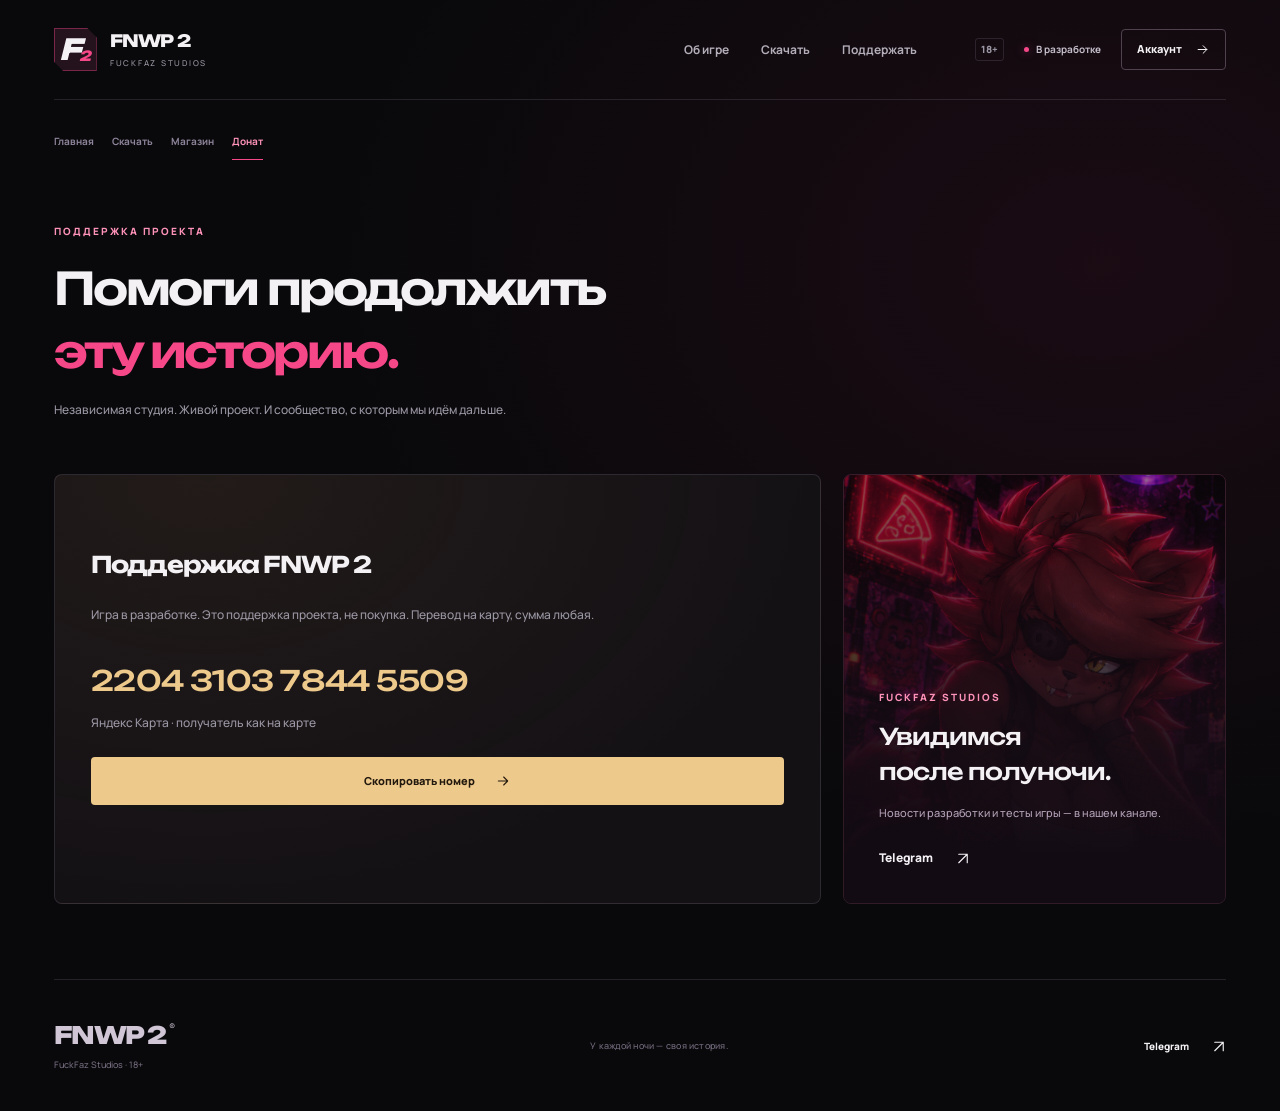
<file: donate.html>
<!DOCTYPE html>
<html lang="ru">
<head>
  <meta charset="UTF-8" />
  <meta name="viewport" content="width=device-width, initial-scale=1" />
  <title>Донат — FNWP 2</title>
  <link rel="icon" href="/img/icon.jpg?v=21" type="image/jpeg" />
  <link rel="preconnect" href="https://fonts.googleapis.com" />
  <link rel="preconnect" href="https://fonts.gstatic.com" crossorigin />
  <link href="https://fonts.googleapis.com/css2?family=Manrope:wght@400;500;600;700;800&amp;family=Unbounded:wght@500;600;800&amp;display=swap" rel="stylesheet" />
  <link rel="stylesheet" href="./style.css?v=cinematic2" />
</head>
<body class="page-standalone page-donate"><a class="skip-link" href="#main">Перейти к содержимому</a><div class="ambient" aria-hidden="true"></div><div class="wrap"><header class="site-header">
  <a class="brand" href="./index.html" aria-label="FNWP 2 — главная"><span class="mark" aria-hidden="true">F<span>2</span></span><span><span class="logo">FNWP 2</span><span class="sub">FuckFaz Studios</span></span></a>
  <nav class="header-nav" aria-label="Основная навигация"><a href="./index.html#about-game">Об игре</a><a href="./download.html">Скачать</a><a href="./donate.html">Поддержать</a></nav>
  <div class="header-end"><span class="age-tag">18+</span><span class="status-pill"><i aria-hidden="true"></i> В разработке</span><a class="header-account" href="./index.html#view-auth"><svg class="icon" viewBox="0 0 24 24" fill="none" stroke="currentColor" stroke-width="1.6" stroke-linecap="round" stroke-linejoin="round" aria-hidden="true"><path d="M5 12h14m-6-6 6 6-6 6"/></svg><span>Аккаунт</span></a></div>
</header><main id="main"><div class="tabs page-tabs" aria-label="Страницы сайта">
      <a class="tab" href="./index.html">Главная</a>
      <a class="tab" href="./download.html">Скачать</a>
      <a class="tab" href="./index.html">Магазин</a>
      <a class="tab on" href="./donate.html">Донат</a>
    </div><div class="standalone-heading"><span class="eyebrow">Поддержка проекта</span><h1>Помоги продолжить<br><span>эту историю.</span></h1><p>Независимая студия. Живой проект. И сообщество, с которым мы идём дальше.</p></div><div class="standalone-layout"><div class="panel standalone-panel support-panel">
      <h2 style="font-family:Unbounded;margin:0 0 8px;font-size:20px">Поддержка FNWP 2</h2>
      <p class="muted">Игра в разработке. Это поддержка проекта, не покупка. Перевод на карту, сумма любая.</p>
      <p class="price" style="font-size:22px;letter-spacing:.06em;user-select:all">2204 3103 7844 5509</p>
      <p class="muted">Яндекс Карта · получатель как на карте</p>
    <button class="btn gold" type="button" data-copy-card>Скопировать номер <svg class="icon" viewBox="0 0 24 24" fill="none" stroke="currentColor" stroke-width="1.6" stroke-linecap="round" stroke-linejoin="round" aria-hidden="true"><path d="M5 12h14m-6-6 6 6-6 6"/></svg></button><p class="copy-status" role="status" aria-live="polite"></p></div><aside class="standalone-aside"><div class="aside-art" aria-hidden="true"></div><span class="eyebrow">FuckFaz Studios</span><h2>Увидимся<br>после полуночи.</h2><p>Новости разработки и тесты игры — в нашем канале.</p><a class="text-link" href="https://t.me/FNWP_DOWNLOAD" target="_blank" rel="noopener">Telegram <svg class="icon" viewBox="0 0 24 24" fill="none" stroke="currentColor" stroke-width="1.6" stroke-linecap="round" stroke-linejoin="round" aria-hidden="true"><path d="M6 18 18 6M6 6h12v12"/></svg></a></aside></div></main><footer class="site-footer"><div><a class="footer-logo" href="./index.html">FNWP 2<span>®</span></a><p>FuckFaz Studios · 18+</p></div><p class="footer-note">У каждой ночи — своя история.</p><a class="text-link" href="https://t.me/FNWP_DOWNLOAD" target="_blank" rel="noopener">Telegram <svg class="icon" viewBox="0 0 24 24" fill="none" stroke="currentColor" stroke-width="1.6" stroke-linecap="round" stroke-linejoin="round" aria-hidden="true"><path d="M6 18 18 6M6 6h12v12"/></svg></a></footer></div><script src="./ui.js?v=cinematic2" defer></script></body>
</html>
</file>
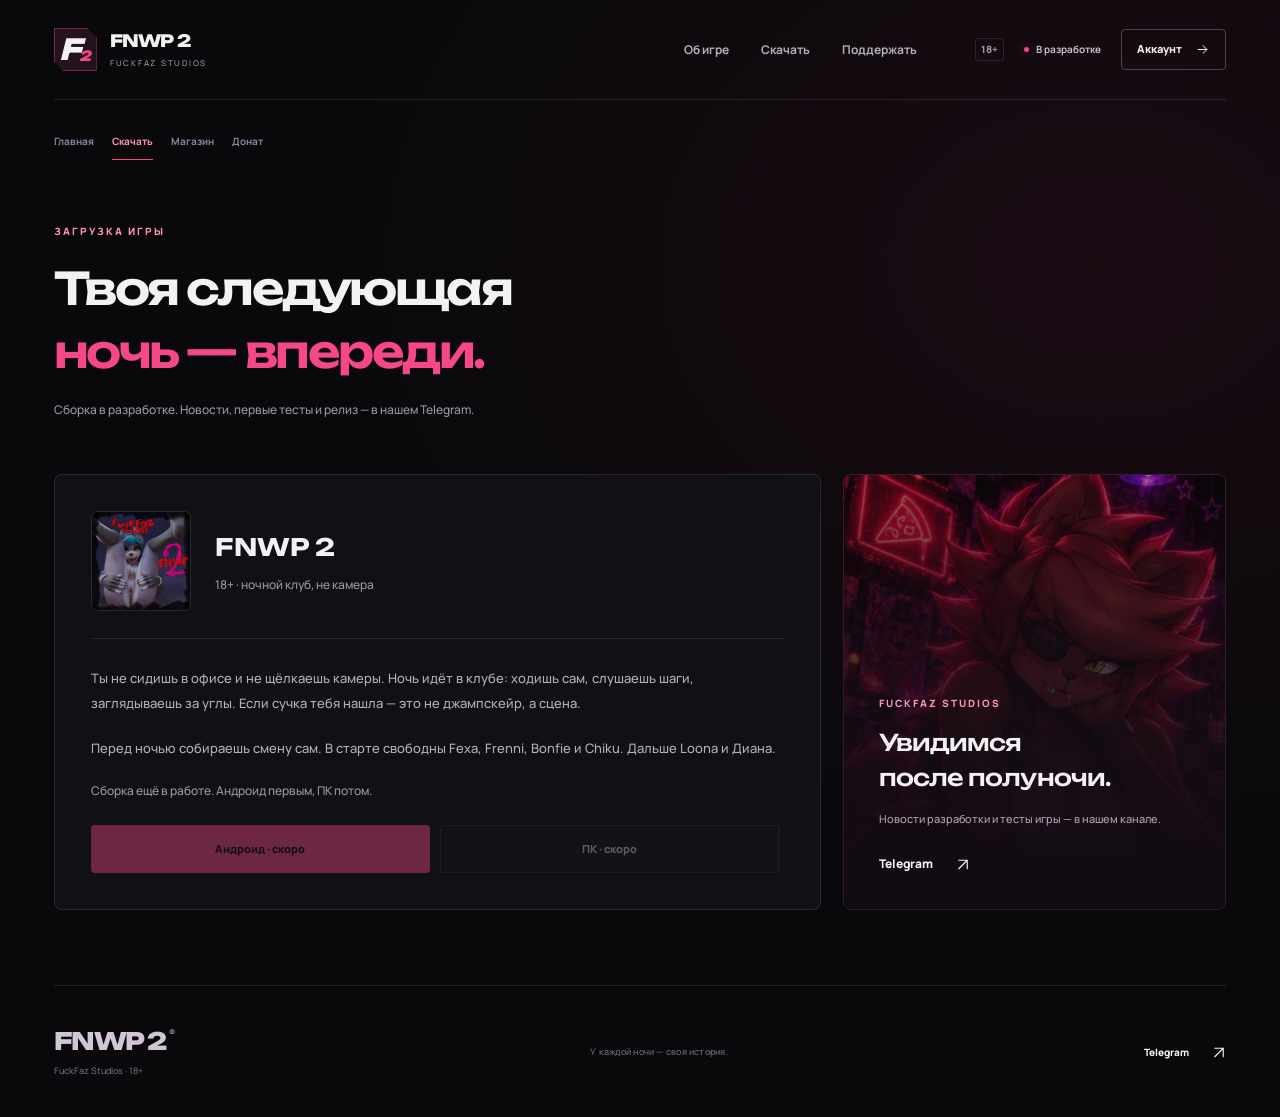
<file: download.html>
<!DOCTYPE html>
<html lang="ru">
<head>
  <meta charset="UTF-8" />
  <meta name="viewport" content="width=device-width, initial-scale=1" />
  <title>Скачать — FNWP 2</title>
  <link rel="icon" href="/img/icon.jpg?v=21" type="image/jpeg" />
  <link rel="preconnect" href="https://fonts.googleapis.com" />
  <link rel="preconnect" href="https://fonts.gstatic.com" crossorigin />
  <link href="https://fonts.googleapis.com/css2?family=Manrope:wght@400;500;600;700;800&amp;family=Unbounded:wght@500;600;800&amp;display=swap" rel="stylesheet" />
  <link rel="stylesheet" href="./style.css?v=cinematic2" />
</head>
<body class="page-standalone page-download"><a class="skip-link" href="#main">Перейти к содержимому</a><div class="ambient" aria-hidden="true"></div><div class="wrap"><header class="site-header">
  <a class="brand" href="./index.html" aria-label="FNWP 2 — главная"><span class="mark" aria-hidden="true">F<span>2</span></span><span><span class="logo">FNWP 2</span><span class="sub">FuckFaz Studios</span></span></a>
  <nav class="header-nav" aria-label="Основная навигация"><a href="./index.html#about-game">Об игре</a><a href="./download.html">Скачать</a><a href="./donate.html">Поддержать</a></nav>
  <div class="header-end"><span class="age-tag">18+</span><span class="status-pill"><i aria-hidden="true"></i> В разработке</span><a class="header-account" href="./index.html#view-auth"><svg class="icon" viewBox="0 0 24 24" fill="none" stroke="currentColor" stroke-width="1.6" stroke-linecap="round" stroke-linejoin="round" aria-hidden="true"><path d="M5 12h14m-6-6 6 6-6 6"/></svg><span>Аккаунт</span></a></div>
</header><main id="main"><div class="tabs page-tabs" aria-label="Страницы сайта">
      <a class="tab" href="./index.html">Главная</a>
      <a class="tab on" href="./download.html">Скачать</a>
      <a class="tab" href="./index.html">Магазин</a>
      <a class="tab" href="./donate.html">Донат</a>
    </div><div class="standalone-heading"><span class="eyebrow">Загрузка игры</span><h1>Твоя следующая<br><span>ночь — впереди.</span></h1><p>Сборка в разработке. Новости, первые тесты и релиз — в нашем Telegram.</p></div><div class="standalone-layout"><div class="panel standalone-panel download-panel">
      <div class="game-hero">
        <img class="game-ico" src="./img/icon.jpg" alt="FNWP 2" />
        <div>
          <h2 style="font-family:Unbounded;margin:0 0 6px;font-size:24px">FNWP 2</h2>
          <p class="muted">18+ · ночной клуб, не камера</p>
        </div>
      </div>
      <p class="game-desc">Ты не сидишь в офисе и не щёлкаешь камеры. Ночь идёт в клубе: ходишь сам, слушаешь шаги, заглядываешь за углы. Если сучка тебя нашла — это не джампскейр, а сцена.</p>
      <p class="game-desc">Перед ночью собираешь смену сам. В старте свободны Fexa, Frenni, Bonfie и Chiku. Дальше Loona и Диана.</p>
      <p class="muted" style="margin:0 0 14px">Сборка ещё в работе. Андроид первым, ПК потом.</p>
      <button class="btn" type="button" disabled>Андроид · скоро</button>
      <button class="btn ghost" type="button" disabled style="margin-top:10px">ПК · скоро</button>
    </div><aside class="standalone-aside"><div class="aside-art" aria-hidden="true"></div><span class="eyebrow">FuckFaz Studios</span><h2>Увидимся<br>после полуночи.</h2><p>Новости разработки и тесты игры — в нашем канале.</p><a class="text-link" href="https://t.me/FNWP_DOWNLOAD" target="_blank" rel="noopener">Telegram <svg class="icon" viewBox="0 0 24 24" fill="none" stroke="currentColor" stroke-width="1.6" stroke-linecap="round" stroke-linejoin="round" aria-hidden="true"><path d="M6 18 18 6M6 6h12v12"/></svg></a></aside></div></main><footer class="site-footer"><div><a class="footer-logo" href="./index.html">FNWP 2<span>®</span></a><p>FuckFaz Studios · 18+</p></div><p class="footer-note">У каждой ночи — своя история.</p><a class="text-link" href="https://t.me/FNWP_DOWNLOAD" target="_blank" rel="noopener">Telegram <svg class="icon" viewBox="0 0 24 24" fill="none" stroke="currentColor" stroke-width="1.6" stroke-linecap="round" stroke-linejoin="round" aria-hidden="true"><path d="M6 18 18 6M6 6h12v12"/></svg></a></footer></div><script src="./ui.js?v=cinematic2" defer></script></body>
</html>
</file>
<file: style.css>
/* FNWP 2 — cinematic edition. Presentation only; account logic lives in app.js. */
:root {
  color-scheme: dark;
  --bg: #09090b;
  --surface: #111115;
  --surface-raised: #19171e;
  --text: #f4f1f5;
  --muted: #9b97a4;
  --pink: #f64789;
  --pink2: #ff92b9;
  --accent: #f64789;
  --gold: #edc98c;
  --line: rgba(215, 201, 231, .13);
  --display: Unbounded, Manrope, system-ui, sans-serif;
  --safe: env(safe-area-inset-bottom, 0px);
}

* { box-sizing: border-box; }
html { scroll-behavior: smooth; scroll-padding-top: 100px; }
body { margin: 0; background: var(--bg); color: var(--text); font: 500 14px/1.65 Manrope, system-ui, sans-serif; }
body, input, button { -webkit-font-smoothing: antialiased; }
button, input { font: inherit; }
button, a { -webkit-tap-highlight-color: transparent; }
button { cursor: pointer; }
a { color: inherit; text-decoration: none; }
button:focus-visible, a:focus-visible, input:focus-visible { outline: 2px solid var(--pink2); outline-offset: 5px; }
::selection { background: var(--pink); color: #100910; }
img, svg { max-width: 100%; }
button, input, .panel, .card { min-width: 0; }
h1, h2, h3, p { margin-top: 0; }
h1, h2, h3 { text-wrap: balance; }
input { color-scheme: dark; }
.hidden { display: none !important; }
.icon { width: 20px; height: 20px; flex: 0 0 20px; vertical-align: middle; }
.wrap { position: relative; width: min(1536px, 100%); margin: auto; padding: 0 clamp(20px, 4.2vw, 72px); }
.ambient { position: absolute; pointer-events: none; inset: 0 0 auto; height: 1100px; overflow: hidden; background: radial-gradient(ellipse at 86% 24%, #60143633, transparent 49%); }
.skip-link { position: fixed; top: 8px; left: 8px; z-index: 100; padding: 10px 18px; background: var(--pink); color: #09090b; transform: translateY(-150%); }
.skip-link:focus { transform: translateY(0); }
.eyebrow, .overline { display: block; font-size: 10px; line-height: 1.5; font-weight: 800; text-transform: uppercase; letter-spacing: .2em; color: var(--pink2); }
.overline { color: var(--muted); }
.text-link { display: inline-flex; align-items: center; gap: 20px; font-size: 12px; font-weight: 800; }
.text-link .icon { width: 17px; height: 17px; transition: transform .2s; }
.text-link:hover { color: var(--pink2); }
.text-link:hover .icon { transform: translate(2px, -2px); }

/* Global navigation */
.site-header { position: relative; z-index: 10; height: 100px; display: flex; justify-content: space-between; align-items: center; gap: 28px; border-bottom: 1px solid var(--line); }
.brand { display: flex; align-items: center; gap: 13px; flex-shrink: 0; }
.mark { width: 43px; height: 43px; display: flex; align-items: center; justify-content: center; position: relative; font: 800 29px/1 var(--display); font-style: italic; color: var(--text); border: 1px solid #f6478966; background: #24131d; clip-path: polygon(0 0, 78% 0, 100% 22%, 100% 100%, 22% 100%, 0 78%); }
.mark span { color: var(--pink); font-size: 14px; margin: 12px 0 0 -3px; }
.logo { display: block; font: 800 17px/1.3 var(--display); letter-spacing: -.045em; }
.sub { display: block; margin-top: 4px; color: var(--muted); font-size: 8px; text-transform: uppercase; letter-spacing: .22em; }
.header-nav { display: flex; gap: 32px; margin-left: auto; margin-right: 30px; }
.header-nav a { color: #b3aeb9; font-size: 12px; font-weight: 700; padding: 12px 0; transition: color .2s; }
.header-nav a:hover { color: #fff; }
.header-end { display: flex; align-items: center; gap: 20px; }
.age-tag { color: var(--muted); font-size: 10px; font-weight: 800; border: 1px solid var(--line); border-radius: 3px; padding: 2px 5px; }
.header-account { display: flex; flex-direction: row-reverse; align-items: center; gap: 13px; padding: 10px 15px; border: 1px solid #51414e; border-radius: 4px; font-size: 11px; font-weight: 800; }
.header-account:hover { background: #24151e; border-color: var(--pink); }
.header-account .icon { width: 15px; height: 15px; flex-basis: 15px; }
.account-chip { display: none; text-align: right; }
.signed-in .account-chip { display: block; }
.signed-in .header-account, .signed-in .header-nav { display: none; }
.who { font-size: 12px; font-weight: 800; overflow-wrap: anywhere; }
.bal { display: none; color: var(--gold); font-size: 11px; margin-top: 2px; }
.bal.on { display: block; }
.status-pill { display: inline-flex; align-items: center; gap: 7px; color: #c3bcc9; font-size: 10px; font-weight: 700; white-space: nowrap; }
.status-pill i, .art-caption i { width: 5px; height: 5px; border-radius: 50%; background: var(--pink); box-shadow: 0 0 10px #f6478980; }

/* Cinematic landing */
.poster { position: relative; min-height: 720px; height: auto; overflow: hidden; isolation: isolate; border-bottom: 1px solid var(--line); }
.hero-art { position: absolute; top: 0; right: -1px; bottom: 0; width: 66%; z-index: -1; overflow: hidden; }
.hero-art img { width: 100%; height: 100%; object-fit: cover; object-position: center 29%; opacity: .86; filter: saturate(.8) contrast(1.05); animation: art-entrance 1.2s ease-out both; }
.art-vignette { position: absolute; inset: 0; background: linear-gradient(90deg, var(--bg) 0%, #09090bd9 13%, #09090b30 48%, #09090b00 80%), linear-gradient(0deg, var(--bg) 0%, #09090b00 40%, #09090b20 90%, #09090b80); }
.art-caption { position: absolute; right: 30px; bottom: 141px; display: flex; gap: 8px; align-items: center; color: #eee4ee; font-size: 10px; font-weight: 800; letter-spacing: .12em; }
.art-caption span { margin-left: 10px; padding-left: 13px; border-left: 1px solid #ffffff40; color: #b4a4b5; font-size: 8px; font-weight: 500; letter-spacing: .08em; }
.hero-content { position: relative; padding: 90px 0 155px; max-width: 860px; animation: enter .65s ease-out both; }
.hero-topline { display: flex; align-items: center; gap: 23px; margin-bottom: 29px; }
.hero-topline .eyebrow { color: #b1a8b4; font-size: 9px; }
.hero-topline .status-pill { padding-left: 22px; border-left: 1px solid var(--line); }
.poster h1 { font: 800 clamp(38px, 4.25vw, 66px)/1.2 var(--display); letter-spacing: -.06em; margin: 0 0 24px; }
.pink { color: var(--pink); }
.lead { max-width: 410px; color: #b6aebc; font-size: 14px; line-height: 1.9; margin-bottom: 31px; }
.hero-actions { display: flex; align-items: center; gap: 28px; }
.hero-actions .btn { width: auto; min-width: 220px; min-height: 52px; }
.hero-community { display: inline-flex; gap: 10px; align-items: center; font-size: 11px; font-weight: 800; }
.hero-community>.icon:last-child { width: 13px; height: 13px; flex-basis: 13px; color: #9b8193; }
.hero-community:hover { color: var(--pink2); }
.chips { display: flex; flex-wrap: wrap; align-items: center; gap: 9px; margin-top: 25px; }
.chip { color: #a299a9; border: 1px solid #b5a0c129; border-radius: 3px; padding: 4px 8px; font-size: 9px; letter-spacing: .06em; line-height: 1.4; background: #0b090f60; }
.hero-bottom { position: absolute; bottom: 0; left: 0; right: 0; min-height: 98px; display: flex; align-items: center; gap: 38px; border-top: 1px solid var(--line); }
.night-index { display: flex; align-items: center; gap: 12px; }
.night-index b { font: 500 26px var(--display); }
.night-index>span { font-size: 9px; letter-spacing: .1em; color: var(--muted); }
.count-line { color: var(--muted); font-size: 11px; margin: 0; }
.count-line b { color: var(--text); font-size: 15px; margin: 0 4px; }
.hero-bottom>.count-line { padding-left: 34px; border-left: 1px solid var(--line); }
.scroll-cue { margin-left: auto; display: flex; align-items: center; gap: 20px; color: #b7aebb; font-size: 10px; }
.scroll-cue span { width: 34px; height: 34px; border: 1px solid var(--line); border-radius: 50%; display: grid; place-items: center; font-size: 17px; }
.scroll-cue:hover span { border-color: var(--pink); color: var(--pink); }
.world-strip { display: flex; align-items: center; justify-content: space-between; gap: 20px; padding: 28px 0; border-bottom: 1px solid var(--line); }
.world-strip>span { font-size: 9px; text-transform: uppercase; letter-spacing: .12em; color: #6f6977; }
.world-strip>div { display: flex; align-items: center; gap: 12px; color: #b3aaba; font-size: 11px; }
.world-strip b { color: #eee6f1; font: 500 23px var(--display); }
.world-strip .icon { color: var(--pink2); width: 23px; height: 23px; }

/* Public game and studio sections */
.intro-section { padding: 98px 0 0; }
.section-heading { display: flex; justify-content: space-between; align-items: flex-end; gap: 35px; margin-bottom: 35px; }
.section-heading h2, .access-copy h2, .studio-section h2 { font: 600 clamp(25px, 2.45vw, 38px)/1.4 var(--display); letter-spacing: -.055em; margin: 17px 0 0; }
.section-heading h2 span, .access-copy h2 span, .studio-section h2 span { color: #726c7b; }
.section-heading>p { margin: 0 0 6px; color: var(--muted); font-size: 12px; line-height: 1.9; }
.story-grid { display: grid; grid-template-columns: 1fr 1fr; gap: 18px; }
.story-grid article { position: relative; padding: clamp(25px, 3.1vw, 46px); border: 1px solid var(--line); border-radius: 8px; overflow: hidden; }
.story-main { background: radial-gradient(ellipse at 85% 100%, #7c17432b, transparent 67%), #111014; }
.story-main h3 { position: relative; z-index: 1; font: 500 clamp(27px, 2.6vw, 40px)/1.35 var(--display); letter-spacing: -.045em; margin: 35px 0 19px; }
.story-grid p { position: relative; z-index: 1; color: #a6a0ad; font-size: 12px; line-height: 1.9; max-width: 410px; margin-bottom: 27px; }
.story-main .text-link { position: relative; z-index: 1; margin-top: 8px; }
.story-number { position: absolute; right: -11px; bottom: -56px; color: transparent; -webkit-text-stroke: 1px #8e4a682b; font: 800 270px/1 var(--display); letter-spacing: -.08em; pointer-events: none; }
.story-secondary { background: #101014; }
.story-secondary h3 { font: 500 17px/1.5 var(--display); letter-spacing: -.025em; margin: 17px 0 14px; }
.story-secondary p { max-width: none; margin-bottom: 0; }
.location-art { height: 159px; position: relative; margin-top: 15px; background-image: linear-gradient(#ffffff04 1px, transparent 1px), linear-gradient(90deg, #ffffff04 1px, transparent 1px); background-size: 18px 18px; mask-image: linear-gradient(90deg, transparent, #000 15%, #000 85%, transparent); }
.map-room { position: absolute; display: grid; place-items: center; border: 1px solid #685164; color: #826378; background: #1e131f80; font: 700 8px Manrope; letter-spacing: .15em; }
.room-a { width: 42%; height: 72px; top: 20px; left: 14%; border-color: #a9416c; background: #f6478910; color: #de8caf; }
.room-b { width: 22%; height: 49px; top: 20px; left: 58%; }
.room-c { width: 25%; height: 36px; top: 96px; left: 31%; }
.room-d { width: 22%; height: 59px; top: 73px; left: 58%; }
.map-dot { position: absolute; width: 5px; height: 5px; border-radius: 50%; top: 55px; left: 35%; background: var(--pink); box-shadow: 0 0 0 6px #f6478910, 0 0 17px #f64789; }
.map-coordinate { position: absolute; bottom: 5px; right: 10%; font: 8px monospace; color: #69616e; }
.access-section { display: grid; grid-template-columns: 1fr minmax(340px, 440px); align-items: center; gap: clamp(35px, 7vw, 110px); padding: 105px 55px 90px; }
.access-copy h2 { font-size: clamp(26px, 2.7vw, 42px); margin-bottom: 22px; }
.access-copy>p { color: var(--muted); max-width: 340px; font-size: 13px; }
.access-perks { display: grid; gap: 17px; margin-top: 33px; }
.access-perks>span { display: flex; align-items: center; gap: 14px; font-size: 12px; color: #c6becd; }
.access-perks .icon { color: #b36e8e; width: 18px; height: 18px; }
.access-signature { display: flex; align-items: center; gap: 15px; margin-top: 40px; padding-top: 25px; border-top: 1px solid var(--line); max-width: 340px; }
.access-signature>span { font: italic 800 35px var(--display); letter-spacing: -.12em; color: #675261; }
.access-signature p { color: #807888; font-size: 10px; line-height: 1.7; margin: 0; }
.access-signature b { color: #d2c6d4; font-weight: 600; }
.panel { background: var(--surface); border: 1px solid var(--line); border-radius: 8px; padding: 30px; margin-bottom: 20px; }
#view-auth { position: relative; padding: 35px; margin: 0; border-color: #8b4a6755; background: radial-gradient(ellipse at 50% 0%, #65214030, transparent 55%), #131116; box-shadow: 0 25px 70px #0005; scroll-margin-top: 35px; }
#view-auth:before { content: ''; position: absolute; top: -1px; left: 25%; right: 25%; height: 1px; background: linear-gradient(90deg, transparent, #f878ab, transparent); }
.auth-heading .eyebrow { font-size: 8px; }
.auth-heading h2 { font: 500 24px/1.45 var(--display); letter-spacing: -.045em; margin: 14px 0 12px; }
.auth-heading p { font-size: 11px; color: var(--muted); margin-bottom: 28px; }
.auth-tabs { display: grid !important; grid-template-columns: 1fr 1fr; border-bottom: 1px solid var(--line); gap: 0 !important; margin-bottom: 24px !important; }
.auth-tabs .tab { position: relative; background: none; border: 0; border-radius: 0; color: #827a8b; padding: 0 5px 12px; min-height: 38px; font-size: 11px; }
.auth-tabs .tab.on { background: transparent; color: #f2e6f1; }
.auth-tabs .tab.on:after { content: ''; position: absolute; bottom: -1px; left: 0; right: 0; height: 2px; background: var(--pink); }
.field-label { display: block; font-size: 10px; font-weight: 700; color: #b9aebe; margin-bottom: 8px; }
input { display: block; width: 100%; min-height: 48px; padding: 12px 15px; color: var(--text); background: #0c0b0f; border: 1px solid #d8bddb23; border-radius: 4px; font-size: 14px; margin: 0 0 19px; transition: border-color .2s, box-shadow .2s; }
input::placeholder { color: #6e6575; }
input:hover { border-color: #785c754f; }
input:focus { border-color: #c2608a; box-shadow: 0 0 0 3px #f647890a; }
.field { position: relative; }
.field-password input { padding-right: 47px; }
.password-toggle { position: absolute; right: 1px; top: 1px; width: 45px; height: 46px; border: none; background: transparent; color: #8d7b8d; display: grid; place-items: center; }
.password-toggle:hover { color: var(--pink2); }
.password-toggle .icon { width: 17px; height: 17px; }
.auth-footnote { display: flex; gap: 8px; justify-content: center; align-items: center; color: #776f80; font-size: 9px; margin: 19px 0 0; }
.auth-footnote .icon { width: 12px; height: 12px; flex-basis: 12px; }
.studio-section { padding: 45px 0 55px; border-top: 1px solid var(--line); display: grid; grid-template-columns: .65fr 1.4fr .7fr; gap: 40px; align-items: start; }
.studio-section>.eyebrow { margin-top: 9px; }
.studio-section h2 { font-size: 23px; margin: 0 0 22px; }
.studio-section p { color: var(--muted); font-size: 12px; line-height: 1.9; margin-bottom: 0; max-width: 490px; }
.studio-section>.text-link { justify-self: end; margin-top: 10px; white-space: nowrap; }

/* Shared actions and messages */
.btn, a.btn { display: inline-flex; width: 100%; align-items: center; justify-content: center; gap: 20px; min-height: 48px; padding: 13px 20px; border: 1px solid transparent; border-radius: 4px; background: var(--pink); color: #180913; font-size: 11px; line-height: 1.6; font-weight: 800; text-align: center; transition: background .2s, box-shadow .2s, transform .2s; }
.btn .icon { width: 16px; height: 16px; flex-basis: 16px; }
.btn:hover:not(:disabled) { background: #ff6ca0; box-shadow: 0 5px 24px #f6478922; transform: translateY(-1px); }
.btn:active:not(:disabled) { transform: translateY(0); }
.btn.gold { background: var(--gold); color: #23180d; }
.btn.gold:hover:not(:disabled) { background: #ffdfa9; box-shadow: 0 5px 24px #edc98c22; }
.btn.ghost { color: #d5c9da; border-color: #b89ac333; background: #b296c408; }
.btn.ghost:hover:not(:disabled) { background: #b296c413; border-color: #b89ac366; box-shadow: none; }
.btn:disabled { opacity: .4; cursor: not-allowed; }
.tabs { display: flex; flex-wrap: wrap; gap: 7px; margin: 0 0 22px; }
.tab { display: inline-flex; align-items: center; justify-content: center; gap: 10px; padding: 11px 18px; min-height: 43px; border: 1px solid var(--line); border-radius: 5px; background: #151218; color: #a69cba; font-size: 12px; font-weight: 700; text-decoration: none; transition: background .2s, color .2s; }
.tab:hover { color: var(--text); background: #211a25; }
.tab.on { background: #f6478917; color: var(--pink2); border-color: #f6478950; }
#banner { display: none; position: fixed; z-index: 50; top: 18px; left: 50%; transform: translateX(-50%); width: min(550px, calc(100% - 32px)); padding: 16px 20px; border: 1px solid #f6478960; border-radius: 6px; background: #291720f5; box-shadow: 0 12px 40px #0008; backdrop-filter: blur(14px); font-size: 12px; font-weight: 700; overflow-wrap: anywhere; }
#banner.show { display: block; animation: message-enter .2s ease-out; }
#banner.ok { color: #b5e6c5; border-color: #557761; background: #16241bf5; }
#banner.bad { color: #ffc1d3; }

/* Signed-in workspace */
#view-app { display: grid; grid-template-columns: 198px minmax(0, 1fr); gap: 45px; align-items: start; padding: 34px 0 65px; min-height: 75vh; }
.app-navigation { display: flex; flex-direction: column; flex-wrap: nowrap; gap: 5px; margin: 0; position: sticky; top: 25px; padding-right: 22px; border-right: 1px solid var(--line); }
.nav-caption { color: #746c7f; font-size: 8px; letter-spacing: .18em; text-transform: uppercase; margin: 5px 0 18px 14px; }
.app-navigation .tab { justify-content: flex-start; border: 1px solid transparent; background: transparent; color: #a098ad; min-height: 45px; padding: 11px 13px; font-size: 11px; border-radius: 5px; white-space: nowrap; }
.app-navigation .tab .icon { width: 16px; height: 16px; flex-basis: 16px; color: #87788f; }
.app-navigation .tab:hover { color: #e7d8ed; background: #bb82bd08; }
.app-navigation .tab.on { color: #ffafd0; background: linear-gradient(90deg, #f6478922, #f6478908); border-color: #f6478925; }
.app-navigation .tab.on .icon { color: var(--pink); }
#btn-out { margin-top: 20px; color: #a58798; }
.app-content { min-width: 0; }
.pane-heading { margin: 5px 0 30px; grid-column: 1 / -1; }
.pane-heading .eyebrow { font-size: 8px; color: #b07c9d; }
.pane-heading h2 { font: 600 clamp(23px, 2.6vw, 35px)/1.4 var(--display); letter-spacing: -.045em; margin: 13px 0 10px; }
.pane-heading p { color: var(--muted); font-size: 12px; margin: 0; }
.app-content>[id^="tab-"]:not(.hidden) { animation: enter .25s ease-out; }
.app-content .panel h2, .app-content .panel h3 { font-family: var(--display) !important; letter-spacing: -.035em; line-height: 1.5; }
.app-content .panel h3 { font-size: 16px; }
.game-desc { color: #b5adbf; font-size: 13px; line-height: 1.9; margin: 0 0 20px; }
.muted { color: var(--muted); font-size: 12px; line-height: 1.75; margin: 0; }
.price { color: var(--gold); font-size: 23px; font-weight: 800; line-height: 1.5; margin: 16px 0; overflow-wrap: anywhere; }
#tab-home { display: grid; grid-template-columns: repeat(2, minmax(0, 1fr)); gap: 18px; }
#tab-home>.pane-heading { margin-bottom: 13px; }
#tab-home>.panel { margin: 0; padding: 28px; }
#tab-home>.panel:nth-child(2) { position: relative; isolation: isolate; grid-column: 1 / -1; overflow: hidden; padding: 42px; min-height: 335px; background: linear-gradient(90deg, #131015 18%, #131015dc 53%, #13101542), url('./img/fexa.png?v=2') right 31% / 60% auto no-repeat; border-color: #c855892d; }
#tab-home>.panel:nth-child(2) h2 { font-size: 38px !important; }
#tab-home>.panel:nth-child(2) .game-desc { max-width: 480px; }
#tab-home>.panel:nth-child(2) .btn { width: auto; min-width: 190px; margin-top: 20px; }
#tab-home>.panel:last-child { grid-column: 1 / -1; }
#tab-home>.panel:not(:nth-child(2)) h3 { margin-bottom: 18px !important; }
#tab-home>.panel:not(:nth-child(2)) .game-desc { margin: 0; }
.game-hero { display: flex; gap: 24px; align-items: center; margin-bottom: 27px; padding-bottom: 27px; border-bottom: 1px solid var(--line); }
.game-ico { width: 100px; height: 100px; object-fit: cover; border: 1px solid var(--line); border-radius: 7px; }
#tab-download>.panel { max-width: 870px; }
#tab-download .btn { width: calc(50% - 8px); margin-right: 8px; }
#tab-download .btn:last-child { margin-right: 0; }
#tab-donate>.panel { max-width: 620px; background: radial-gradient(ellipse at 90% 0, #9d733522, transparent 60%), #131115; }
#card-num { user-select: all; cursor: pointer; margin: 30px 0 10px; letter-spacing: .04em; font-family: var(--display); font-size: clamp(16px, 2vw, 23px) !important; }
#btn-copy-card { margin-top: 25px; }
.grid { display: grid; gap: 16px; }
.card { background: #121015; border: 1px solid var(--line); border-radius: 7px; overflow: hidden; }
.card h3 { font: 500 15px/1.5 var(--display); letter-spacing: -.035em; margin: 0 0 6px; }
#tab-shop>.grid .card { position: relative; padding: 23px 28px; display: grid; grid-template-columns: 1fr auto; column-gap: 20px; align-items: center; background: radial-gradient(ellipse at right, #8a63301f, transparent 70%), #151218; }
#tab-shop>.grid .card h3 { font-size: 13px; }
#tab-shop>.grid .card .price { grid-column: 2; grid-row: 1 / 3; margin: 0; font: 500 26px var(--display); }
#tab-shop>.grid .card .muted { font-size: 10px; }
.inv, #shop-girls { display: grid; grid-template-columns: repeat(3, minmax(0, 1fr)); gap: 18px; margin-top: 23px; align-items: stretch; }
.girl-card, .inv-card { position: relative; transition: border-color .25s, transform .25s, box-shadow .25s; }
.girl-card { display: flex; flex-direction: column; }
.girl-card:hover, .inv-card:hover { border-color: #f6478970; transform: translateY(-4px); box-shadow: 0 18px 30px #0005; }
.girl-card img, .inv-card img, .ph { display: block; width: 100%; height: auto; aspect-ratio: 9 / 16; object-fit: contain; object-position: center top; background: #1b1320; }
.ph { display: grid; place-items: center; color: var(--muted); }
.girl-card .meta, .inv-card .meta { padding: 19px; border-top: 1px solid var(--line); background: linear-gradient(135deg, #1b151e, #110f15); }
.girl-card .meta { display: flex; flex-direction: column; flex: 1; }
.girl-card .muted, .inv-card .muted { font-size: 10px; }
.girl-card .price { font-size: 18px; margin: 12px 0; }
.girl-card .price s { font-size: 12px; margin-right: 5px; }
.girl-card .btn { font-size: 10px; min-height: 42px; padding: 10px 8px; margin-top: auto; }
.inv>.muted, #shop-girls>.muted { grid-column: 1 / -1; padding: 35px 20px; border: 1px dashed var(--line); border-radius: 5px; text-align: center; }
#tab-mine>.panel { padding: 26px; }
#tab-promo>.panel { max-width: 600px; text-align: center; padding: 45px; background: radial-gradient(ellipse at top, #78274726, transparent 70%), #131015; }
.promo-emblem { width: 65px; height: 65px; display: grid; place-items: center; margin: 0 auto 23px; background: #f6478912; border: 1px solid #f6478936; border-radius: 16px; color: var(--pink2); transform: rotate(-8deg); }
.promo-emblem .icon { width: 30px; height: 30px; }
#tab-promo .field-label { text-align: left; margin-top: 25px; }
#promo-code { text-transform: uppercase; font-size: 17px; letter-spacing: .1em; }
#pay-box { max-width: 670px; margin-top: 20px; border-color: #c0954f66; background: radial-gradient(ellipse at top left, #80562020, transparent 60%), #171317; }
#pay-box .muted { margin-bottom: 7px; }
#pay-list, #check-list { margin-top: 24px; display: grid; grid-template-columns: repeat(2, minmax(0, 1fr)); gap: 16px; }
#pay-list .panel, #check-list .panel { background: #0c0b10; padding: 20px; margin: 0 !important; }
#pay-list .panel p, #check-list .panel p { overflow-wrap: anywhere; }
#tab-admin { display: grid; grid-template-columns: repeat(2, minmax(0, 1fr)); gap: 20px; }
#tab-admin>.pane-heading { margin-bottom: 10px; }
#tab-admin>.panel { margin: 0; }
#tab-admin>.panel:last-child { grid-column: 1 / -1; }
#promo-list { overflow-wrap: anywhere; line-height: 2.2; }

/* Standalone download and support pages */
.page-tabs { padding-top: 23px; gap: 18px; margin: 0; }
.page-tabs .tab { padding: 8px 0; border: 0; background: transparent; min-height: 36px; border-radius: 0; font-size: 10px; color: #8e849b; }
.page-tabs .tab.on { color: var(--pink2); box-shadow: 0 1px var(--pink); }
.standalone-heading { padding: 65px 0 42px; }
.standalone-heading h1 { font: 600 clamp(30px, 3.5vw, 52px)/1.4 var(--display); letter-spacing: -.055em; margin: 18px 0; }
.standalone-heading h1>span { color: var(--pink); }
.standalone-heading p { color: var(--muted); font-size: 12px; max-width: 570px; }
.standalone-layout { display: grid; grid-template-columns: minmax(0, 1.6fr) minmax(280px, .8fr); gap: 22px; align-items: stretch; margin-bottom: 75px; }
.standalone-panel { margin: 0; padding: 36px; }
.download-panel .btn { width: calc(50% - 7px); margin-right: 7px; }
.download-panel .btn:last-child { margin-right: 0; }
.support-panel { background: radial-gradient(ellipse at 20% 0%, #80603320, transparent 70%), #141115; display: flex; flex-direction: column; justify-content: center; }
.support-panel h2 { font-size: 23px !important; letter-spacing: -.05em; margin-bottom: 20px !important; }
.support-panel>.price { margin: 35px 0 10px; font: 500 clamp(18px, 2.2vw, 29px)/1.5 var(--display); font-size: clamp(18px, 2.2vw, 29px) !important; letter-spacing: -.02em !important; }
.support-panel .btn { margin-top: 24px; }
.copy-status { font-size: 11px; color: var(--gold); min-height: 18px; margin: 10px 0 0; }
.standalone-aside { overflow: hidden; position: relative; isolation: isolate; padding: 35px; min-height: 430px; display: flex; flex-direction: column; justify-content: flex-end; border: 1px solid #db6a9a30; border-radius: 8px; }
.aside-art { position: absolute; inset: 0; z-index: -1; background: linear-gradient(0deg, #160d16 10%, #160d16ec 34%, #160d1650 100%), url('./img/fexa.png?v=2') center 15% / cover; opacity: .8; }
.standalone-aside h2 { font: 500 23px/1.5 var(--display); letter-spacing: -.04em; margin: 15px 0; }
.standalone-aside p { font-size: 11px; color: #b3a0b6; }
.standalone-aside .text-link { margin-top: 15px; }

/* Footer */
.site-footer { display: flex; align-items: center; justify-content: space-between; gap: 30px; padding: 40px 0 calc(38px + var(--safe)); border-top: 1px solid var(--line); }
.footer-logo { font: 800 24px var(--display); letter-spacing: -.065em; color: #d0c6d6; }
.footer-logo span { vertical-align: top; font: 10px Manrope; margin-left: 4px; }
.site-footer p { color: #746b7e; font-size: 9px; margin: 8px 0 0; }
.site-footer .footer-note { margin: 0; letter-spacing: .025em; }
.site-footer>.text-link { font-size: 10px; }

@keyframes enter { from { opacity: .3; transform: translateY(10px); } to { opacity: 1; transform: translateY(0); } }
@keyframes art-entrance { from { opacity: .4; transform: scale(1.025); } to { opacity: .86; transform: scale(1); } }
@keyframes message-enter { from { opacity: 0; margin-top: -8px; } to { opacity: 1; margin-top: 0; } }

/* Tablet layouts */
@media (min-width: 1500px) { .hero-content { padding-top: 110px; } }
@media (max-width: 1150px) {
  .header-nav { margin-right: 5px; gap: 20px; }
  .hero-content { padding-top: 90px; }
  .poster { height: auto; min-height: 660px; }
  .poster h1 { font-size: clamp(37px, 4.4vw, 52px); }
  .lead { max-width: 350px; font-size: 13px; }
  .art-caption { right: 18px; }
  .world-strip>span { display: none; }
  .world-strip { justify-content: space-around; }
  .access-section { padding-left: 0; padding-right: 0; gap: 40px; }
  .studio-section { grid-template-columns: .6fr 1.4fr; }
  .studio-section>.text-link { grid-column: 2; justify-self: start; margin-top: 0; }
  #view-app { grid-template-columns: 162px minmax(0, 1fr); gap: 25px; }
  .app-navigation { padding-right: 13px; }
  .app-navigation .tab { padding-left: 10px; gap: 9px; }
  .girl-card .meta, .inv-card .meta { padding: 14px; }
  .card h3 { font-size: 12px; }
  .inv, #shop-girls { gap: 12px; }
  #tab-home>.panel:nth-child(2) { padding: 30px; }
  #tab-home>.panel:nth-child(2) .game-desc { max-width: 390px; }
  .standalone-layout { grid-template-columns: minmax(0, 1.5fr) minmax(250px, 1fr); }
}
@media (max-width: 900px) {
  .site-header { height: 84px; gap: 20px; }
  .header-end { gap: 13px; }
  .header-nav { gap: 18px; margin-right: 0; }
  .header-nav a { font-size: 10px; }
  .header-end>.status-pill { display: none; }
  .header-account { padding: 9px 11px; }
  .poster { min-height: 650px; }
  .hero-content { padding-top: 78px; }
  .hero-topline { gap: 16px; }
  .hero-topline .status-pill { padding-left: 16px; font-size: 9px; }
  .hero-topline .eyebrow { font-size: 8px; }
  .hero-art { width: 77%; opacity: .9; }
  .art-vignette { background: linear-gradient(90deg, var(--bg), #09090bc9 23%, #09090b10 100%), linear-gradient(0deg, var(--bg), #09090b00 75%); }
  .poster h1 { font-size: 42px; }
  .hero-actions { gap: 20px; }
  .art-caption { bottom: 125px; }
  .hero-bottom { gap: 22px; }
  .hero-bottom>.count-line { padding-left: 22px; }
  .scroll-cue { font-size: 9px; gap: 8px; }
  .intro-section { padding-top: 65px; }
  .section-heading>p { font-size: 10px; }
  .story-grid article { padding: 27px; }
  .story-grid p { font-size: 11px; }
  .story-secondary h3 { font-size: 15px; }
  .access-section { grid-template-columns: 1fr 350px; gap: 28px; padding-top: 75px; padding-bottom: 65px; }
  #view-auth { padding: 27px; }
  .access-copy h2 { font-size: 27px; }
  .access-copy>p { font-size: 12px; }
  #view-app { display: block; padding-top: 20px; }
  .app-navigation { position: relative; top: auto; display: flex; flex-direction: row; flex-wrap: nowrap; overflow-x: auto; scrollbar-width: thin; padding: 0 0 13px; margin-bottom: 28px; border-right: 0; border-bottom: 1px solid var(--line); }
  .nav-caption { display: none; }
  .app-navigation .tab { flex: 0 0 auto; min-height: 40px; padding: 9px 13px; }
  #btn-out { margin-top: 0; }
  #tab-home>.panel:nth-child(2) .game-desc { max-width: 440px; }
  .inv, #shop-girls { grid-template-columns: repeat(3, minmax(0, 1fr)); }
  .standalone-layout { grid-template-columns: 1fr; }
  .standalone-aside { min-height: 260px; padding: 30px; }
  .aside-art { background: linear-gradient(90deg, #160d16 15%, #160d16cf 55%, #160d1640), url('./img/fexa.png?v=2') right 22% / 65% auto no-repeat; }
  .standalone-aside p { max-width: 300px; }
}

/* Phone layouts */
@media (max-width: 650px) {
  html { scroll-padding-top: 24px; }
  .wrap { padding: 0 20px; }
  .site-header { height: 76px; gap: 10px; }
  .mark { width: 35px; height: 37px; font-size: 25px; }
  .mark span { font-size: 11px; }
  .brand { gap: 10px; }
  .logo { font-size: 14px; }
  .sub { font-size: 6px; letter-spacing: .19em; }
  .header-nav { display: none; }
  .header-end { gap: 10px; }
  .header-account { font-size: 10px; padding: 8px 10px; gap: 8px; }
  .header-account .icon { width: 13px; height: 13px; flex-basis: 13px; }
  .age-tag { font-size: 8px; padding: 2px 4px; }
  .account-chip { max-width: 145px; }
  .who { font-size: 10px; }
  .bal { font-size: 9px; }
  .poster { min-height: 755px; height: auto; margin-left: -20px; margin-right: -20px; }
  .hero-art { top: 0; left: 0; right: 0; bottom: auto; width: 100%; height: 620px; opacity: .92; }
  .hero-art img { object-position: center 17%; }
  .art-vignette { background: linear-gradient(0deg, var(--bg) 0%, #09090bf2 17%, #09090b94 45%, #09090b0d 79%, #09090b60 100%); }
  .art-caption { display: none; }
  .hero-content { padding: 302px 20px 117px; max-width: none; }
  .hero-topline { position: absolute; top: 24px; left: 20px; right: 20px; gap: 10px; justify-content: space-between; }
  .hero-topline .eyebrow { font-size: 7px; color: #e6c7db; max-width: 140px; }
  .hero-topline .status-pill { font-size: 8px; border: 1px solid #d993b235; padding: 5px 8px; border-radius: 3px; background: #140b14aa; backdrop-filter: blur(8px); }
  .poster h1 { font-size: clamp(27px, 7.5vw, 47px); line-height: 1.28; letter-spacing: -.065em; margin-bottom: 18px; }
  .lead { max-width: 410px; font-size: 12px; line-height: 1.85; margin-bottom: 22px; }
  .hero-actions { gap: 20px; flex-wrap: wrap; }
  .hero-actions .btn { min-width: 0; flex: 1; font-size: 10px; padding: 13px; min-height: 49px; gap: 12px; }
  .hero-community { font-size: 10px; gap: 7px; }
  .hero-community>.icon:first-child { width: 16px; height: 16px; flex-basis: 16px; }
  .hero-community>.icon:last-child { display: none; }
  .chips { margin-top: 18px; gap: 7px; }
  .chip { font-size: 8px; padding: 4px 7px; }
  .hero-bottom { left: 20px; right: 20px; min-height: 78px; gap: 17px; justify-content: space-between; }
  .night-index { gap: 9px; }
  .night-index b { font-size: 23px; }
  .night-index>span { font-size: 7px; }
  .hero-bottom>.count-line { border-left: none; padding-left: 0; font-size: 9px; }
  .hero-bottom .count-line b { font-size: 12px; margin: 0 2px; }
  .scroll-cue { display: none; }
  .world-strip { display: grid; grid-template-columns: repeat(3, minmax(0, 1fr)); padding: 24px 0; gap: 12px; align-items: start; }
  .world-strip>div { flex-direction: column; align-items: flex-start; gap: 7px; font-size: 9px; line-height: 1.6; }
  .world-strip b { font-size: 20px; line-height: 23px; }
  .world-strip .icon { width: 21px; height: 23px; }
  .world-strip>div+div { padding-left: 15px; border-left: 1px solid var(--line); }
  .intro-section { padding-top: 55px; }
  .section-heading { display: block; margin-bottom: 25px; }
  .eyebrow { font-size: 8px; }
  .section-heading h2 { font-size: 24px; line-height: 1.45; margin-top: 14px; }
  .section-heading>p { margin: 18px 0 0; font-size: 11px; }
  .story-grid { grid-template-columns: 1fr; gap: 14px; }
  .story-grid article { padding: 27px; }
  .story-main h3 { font-size: 29px; margin-top: 25px; }
  .story-grid p { font-size: 12px; line-height: 1.9; }
  .story-main .text-link { font-size: 11px; }
  .story-secondary h3 { font-size: 18px; }
  .story-number { font-size: 230px; }
  .location-art { height: 150px; }
  .access-section { grid-template-columns: 1fr; padding: 58px 0; gap: 27px; }
  .access-copy h2 { font-size: 27px; margin-bottom: 18px; }
  .access-copy>p { max-width: 400px; }
  .access-perks { display: flex; flex-wrap: wrap; gap: 14px 20px; margin-top: 23px; }
  .access-perks>span { font-size: 10px; gap: 8px; }
  .access-perks .icon { width: 15px; height: 15px; flex-basis: 15px; }
  .access-signature { display: none; }
  #view-auth { padding: 27px; scroll-margin-top: 20px; }
  .auth-heading h2 { font-size: 23px; }
  .auth-heading p { font-size: 10px; }
  input { font-size: 16px; }
  .studio-section { grid-template-columns: 1fr; gap: 20px; padding: 32px 0 40px; }
  .studio-section>.eyebrow { margin-top: 0; }
  .studio-section h2 { font-size: 21px; }
  .studio-section>.text-link { grid-column: auto; }
  .site-footer { align-items: flex-start; gap: 20px; padding-top: 28px; padding-bottom: calc(30px + var(--safe)); }
  .footer-logo { font-size: 21px; }
  .site-footer>.text-link { margin-top: 7px; }
  .site-footer .footer-note { display: none; }
  .site-footer p { font-size: 8px; }
  .app-navigation { margin-left: -20px; margin-right: -20px; padding: 0 20px 13px; gap: 4px; }
  .app-navigation .tab { flex-direction: column; gap: 6px; padding: 10px 14px; font-size: 9px; min-height: 62px; }
  .app-navigation .tab .icon { width: 18px; height: 18px; flex-basis: 18px; }
  .pane-heading h2 { font-size: 24px; }
  .pane-heading p { font-size: 11px; }
  #view-app { padding-top: 16px; padding-bottom: 42px; }
  .panel { padding: 23px; }
  #tab-home { grid-template-columns: 1fr; gap: 14px; }
  #tab-home>.panel { padding: 23px; }
  #tab-home>.panel:nth-child(2) { padding: 29px 23px; min-height: 390px; background: linear-gradient(90deg, #131015ef, #131015a6), url('./img/fexa.png?v=2') right 20% / cover; }
  #tab-home>.panel:nth-child(2) h2 { font-size: 32px !important; }
  #tab-home>.panel:nth-child(2) .game-desc { font-size: 12px; }
  .game-hero { gap: 17px; padding-bottom: 22px; margin-bottom: 22px; }
  .game-ico { width: 75px; height: 75px; }
  .game-hero h2 { font-size: 21px !important; }
  .game-hero .muted { font-size: 10px; }
  .game-desc { font-size: 12px; }
  #tab-download .btn, .download-panel .btn { width: 100%; margin-right: 0; }
  .inv, #shop-girls { grid-template-columns: repeat(2, minmax(0, 1fr)); gap: 10px; margin-top: 18px; }
  .girl-card .meta, .inv-card .meta { padding: 12px; }
  .card h3 { font-size: 11px; overflow-wrap: anywhere; }
  .girl-card .price { font-size: 16px; }
  .girl-card .btn { font-size: 9px; min-height: 40px; padding: 8px 5px; }
  .girl-card .muted { font-size: 9px; }
  #tab-shop>.grid .card { padding: 20px; }
  #tab-shop>.grid .card .price { font-size: 21px; }
  #tab-mine>.panel { padding: 16px; }
  #tab-promo>.panel { padding: 32px 23px; }
  #tab-admin { grid-template-columns: 1fr; gap: 16px; }
  #pay-list, #check-list { grid-template-columns: 1fr; }
  #card-num { font-size: 18px !important; }
  .page-tabs { padding-top: 16px; gap: 21px; }
  .standalone-heading { padding: 45px 0 25px; }
  .standalone-heading h1 { font-size: clamp(26px, 7vw, 40px); }
  .standalone-heading p { font-size: 11px; }
  .standalone-panel { padding: 25px; }
  .standalone-layout { margin-bottom: 45px; gap: 17px; }
  .support-panel h2 { font-size: 19px !important; }
  .support-panel>.price { font-size: 19px !important; }
  .standalone-aside { padding: 28px; min-height: 300px; }
  .aside-art { background: linear-gradient(90deg, #160d16f0 10%, #160d16b0 70%, #160d1640), url('./img/fexa.png?v=2') right 22% / cover; }
}
@media (max-width: 360px) {
  .wrap { padding-left: 16px; padding-right: 16px; }
  .header-end>.age-tag { display: none; }
  .poster { margin-left: -16px; margin-right: -16px; }
  .hero-content { padding-left: 16px; padding-right: 16px; padding-top: 270px; }
  .hero-topline, .hero-bottom { left: 16px; right: 16px; }
  .poster h1 { font-size: 27px; }
  .hero-actions { gap: 12px; }
  .hero-actions .btn { font-size: 9px; gap: 8px; }
  .hero-community { font-size: 9px; }
  #view-auth { padding: 22px; }
  .section-heading h2, .access-copy h2 { font-size: 23px; }
  .story-grid article { padding: 23px; }
  .app-navigation { margin-left: -16px; margin-right: -16px; padding-left: 16px; padding-right: 16px; }
  .support-panel>.price { font-size: 17px !important; }
}
@media (hover: none) { .girl-card:hover, .inv-card:hover, .btn:hover:not(:disabled) { transform: none; } }
@media (prefers-reduced-motion: reduce) {
  html { scroll-behavior: auto; }
  *, *:before, *:after { animation: none !important; transition: none !important; }
}
</file>
